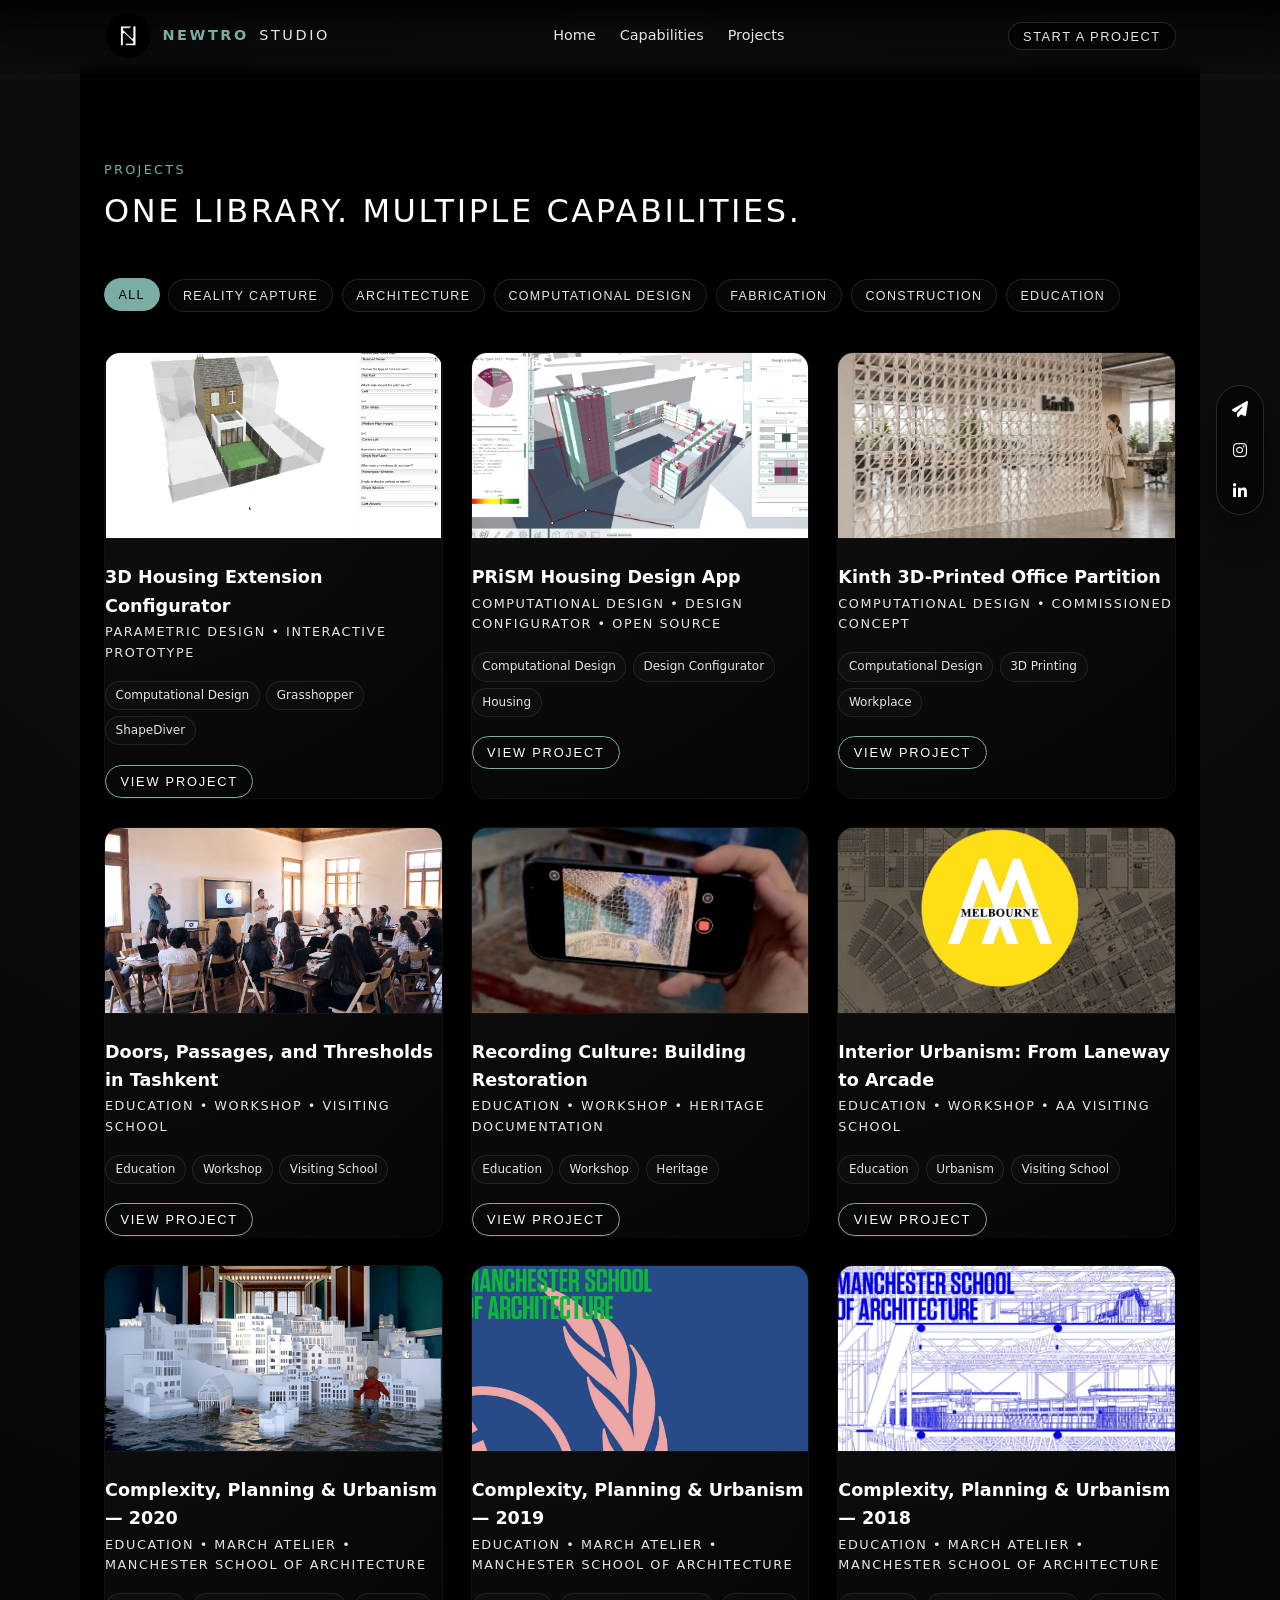
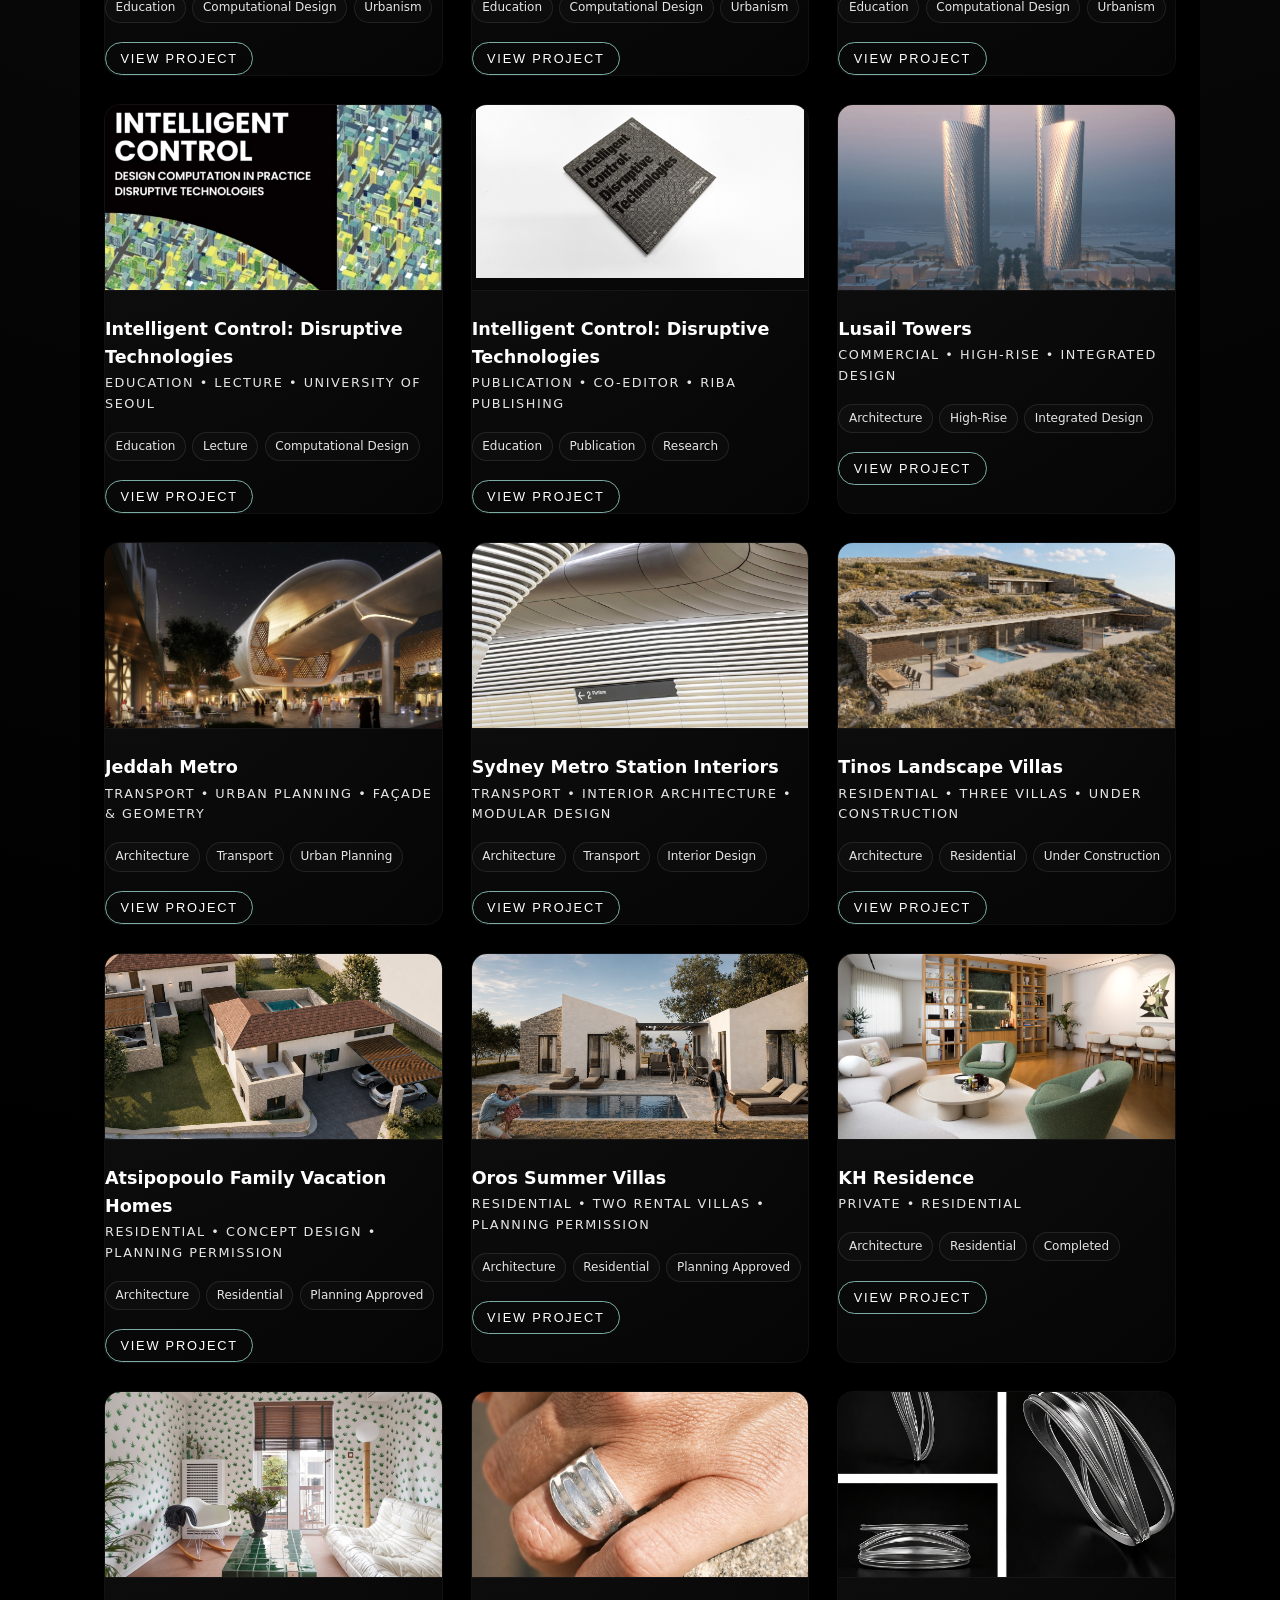
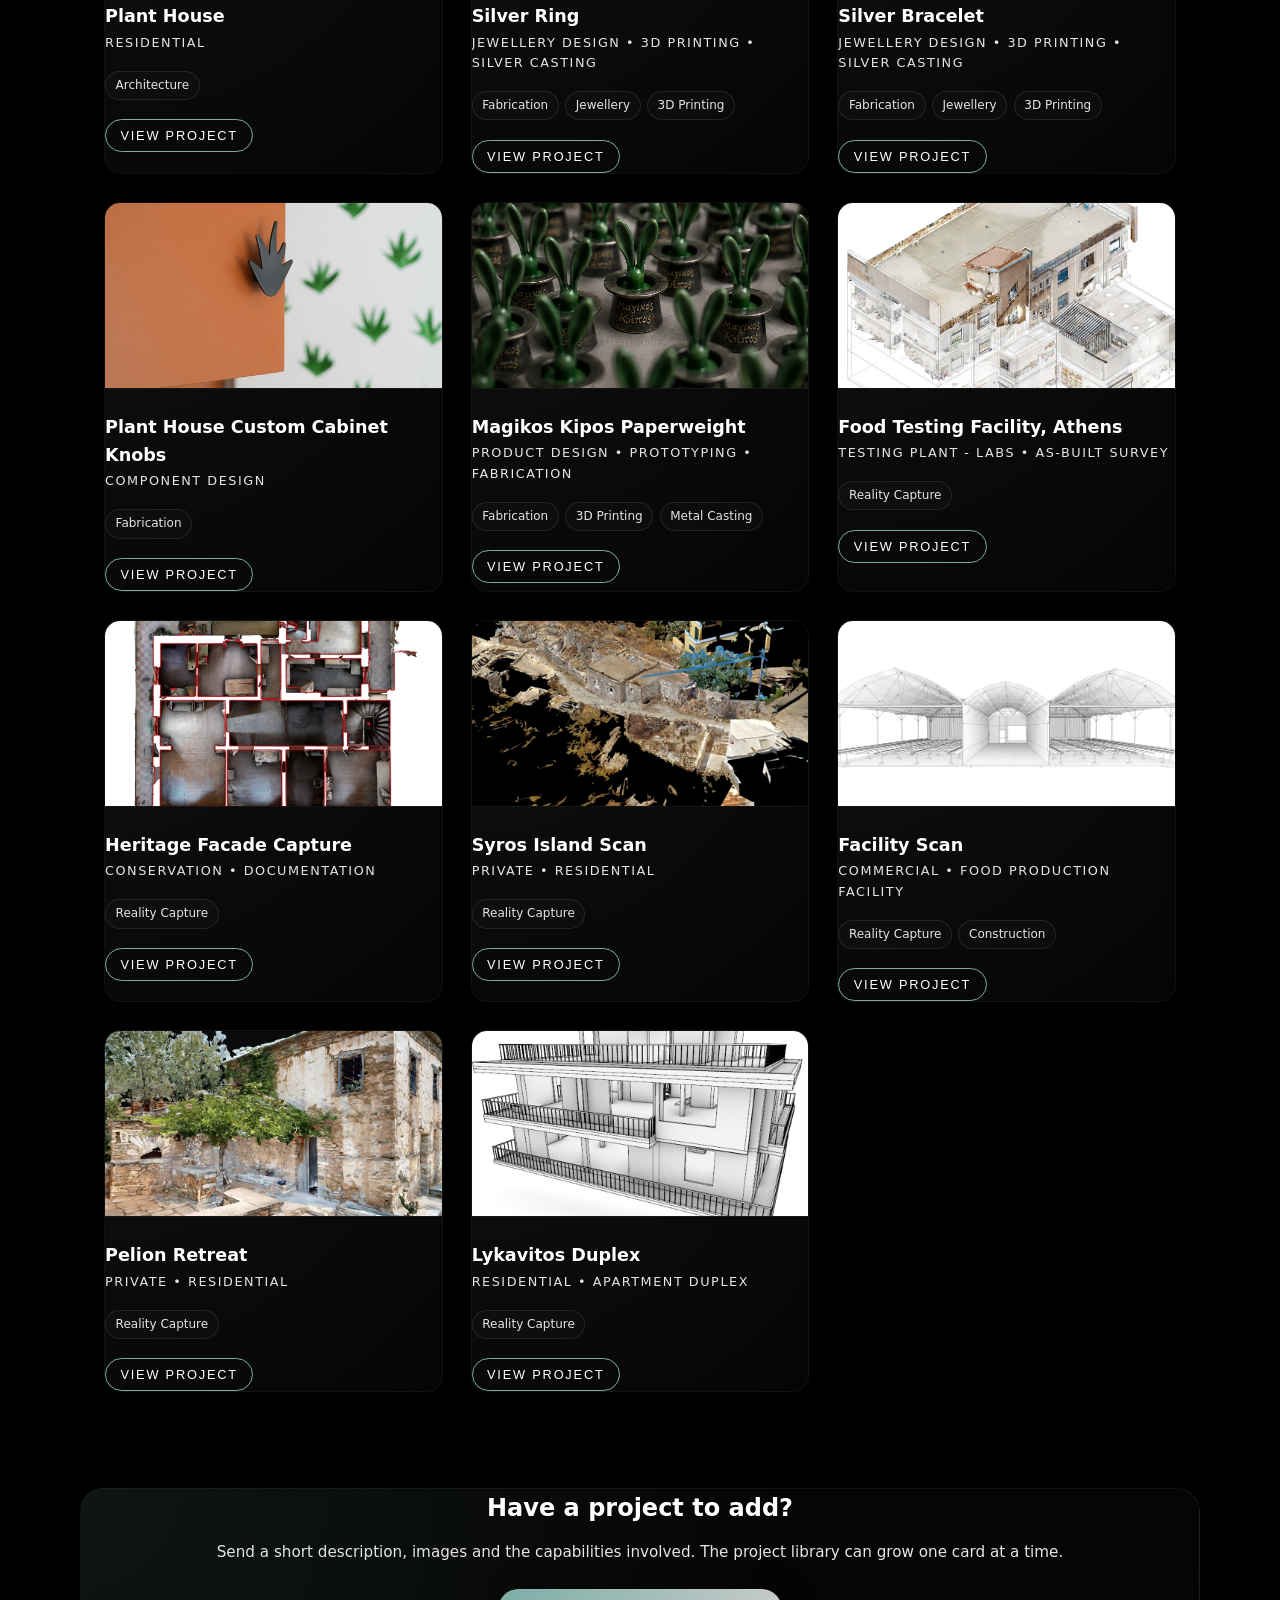
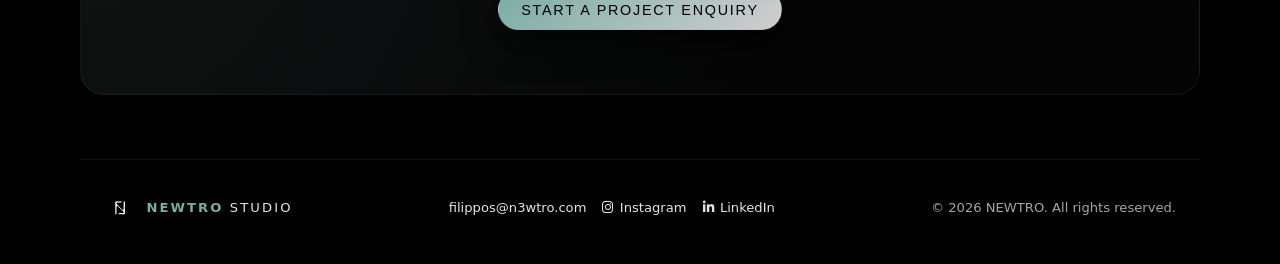
<file: projects.html>
<!DOCTYPE html>
<html lang="en">
<head>
  <meta charset="UTF-8" />
  <title>Projects in Spatial Intelligence, Design & Delivery | NEWTRO</title>
  <meta name="description" content="Selected NEWTRO projects across reality capture, architecture, computational design, fabrication, construction and spatial intelligence." />
  <link rel="canonical" href="https://n3wtro.com/projects.html" />
  <meta property="og:type" content="website" />
  <meta property="og:site_name" content="NEWTRO" />
  <meta property="og:title" content="Projects in Spatial Intelligence, Design & Delivery | NEWTRO" />
  <meta property="og:description" content="Selected work across reality capture, architecture, computational design, fabrication and construction." />
  <meta property="og:url" content="https://n3wtro.com/projects.html" />
  <meta property="og:image" content="https://n3wtro.com/img/p-1.jpg" />
  <meta name="twitter:card" content="summary_large_image" />
  <meta name="twitter:title" content="Projects in Spatial Intelligence, Design & Delivery | NEWTRO" />
  <meta name="twitter:description" content="Selected work across reality capture, architecture, computational design, fabrication and construction." />
  <meta name="twitter:image" content="https://n3wtro.com/img/p-1.jpg" />
  <link rel="icon" type="image/x-icon" href="/img/favicon.ico">
  <meta name="viewport" content="width=device-width, initial-scale=1" />
  <link rel="stylesheet" href="https://cdnjs.cloudflare.com/ajax/libs/font-awesome/6.5.2/css/all.min.css" referrerpolicy="no-referrer">
  <link rel="stylesheet" href="/css/styles.css">
  <link rel="stylesheet" href="/css/contact.css">
</head>
<body>
  <div class="page-container">
    <header>
      <div class="nav-inner">
        <a class="logo" href="/" aria-label="NEWTRO Studio home">
          <img src="/img/logo.svg" alt="" class="logo-mark">
          <strong>NEWTRO</strong> Studio
        </a>
        <nav class="site-nav" aria-label="Primary navigation">
          <a href="/">Home</a>
          <div class="nav-dropdown">
            <button class="nav-dropdown-toggle" type="button">Capabilities</button>
            <div class="nav-dropdown-menu">
              <a href="/#capability-architecture">Architecture</a>
              <a href="/reality-capture">Reality Capture</a>
              <a href="/#capability-computational-design">Computational Design</a>
              <a href="/#capability-fabrication">Digital Fabrication</a>
              <a href="/#capability-construction">Construction & MMC</a>
              <a href="/#capability-education">Education</a>
            </div>
          </div>
          <a href="/projects.html">Projects</a>
        </nav>
        <button class="nav-cta" type="button" data-contact-open>Start a project</button>
      </div>
    </header>
    <div class="floating-social" aria-label="Social media links">
      <a href="mailto:filippos@n3wtro.com" aria-label="Email NEWTRO"><i class="fa-solid fa-paper-plane" aria-hidden="true"></i></a>
      <a href="https://www.instagram.com/n3wtro" target="_blank" rel="noopener noreferrer" aria-label="Instagram"><i class="fa-brands fa-instagram" aria-hidden="true"></i></a>
      <a href="https://www.linkedin.com/company/newtro/" target="_blank" rel="noopener noreferrer" aria-label="LinkedIn"><i class="fa-brands fa-linkedin-in" aria-hidden="true"></i></a>
    </div>

    <main>
      <section id="project-library" class="section projects-section standalone-projects-section">
        <div class="section-inner">
          <div class="section-header">
            <div>
              <div class="section-label">Projects</div>
              <h2 class="section-title">One library. Multiple capabilities.</h2>
            </div>
          </div>

          <div class="project-filter-bar" aria-label="Project filters">
            <button class="project-filter is-active" type="button" data-filter="all">All</button>
            <button class="project-filter" type="button" data-filter="reality-capture">Reality Capture</button>
            <button class="project-filter" type="button" data-filter="architecture">Architecture</button>
            <button class="project-filter" type="button" data-filter="computational-design">Computational Design</button>
            <button class="project-filter" type="button" data-filter="fabrication">Fabrication</button>
            <button class="project-filter" type="button" data-filter="construction">Construction</button>
            <button class="project-filter" type="button" data-filter="education">Education</button>
          </div>

          <div class="projects-grid projects-library-grid">
            <article class="project-card visual-project-card contained-image-project-card" data-project-id="housing-extension-configurator" data-capabilities="computational-design">
              <div class="project-card-image"><img src="/img/housing-extension-configurator-cover.jpg" alt="Interactive 3D housing extension configurator interface"></div>
              <div class="project-card-header"><h3>3D Housing Extension Configurator</h3><p class="project-type">Parametric Design • Interactive Prototype</p></div>
              <p class="project-snippet">A real-time configurator for exploring housing-extension volume, roof and window options at early design stage.</p>
              <div class="project-meta"><span class="project-tag">Computational Design</span><span class="project-tag">Grasshopper</span><span class="project-tag">ShapeDiver</span></div>
              <button class="project-more-btn" type="button">View project</button>
            </article>

            <article class="project-card visual-project-card" data-project-id="prism-housing-design-app" data-capabilities="computational-design">
              <div class="project-card-image"><img src="/img/prism-housing-design-app-01.jpg" alt="PRiSM housing configurator interface showing a parametric residential scheme and design analysis"></div>
              <div class="project-card-header"><h3>PRiSM Housing Design App</h3><p class="project-type">Computational Design • Design Configurator • Open Source</p></div>
              <p class="project-snippet">A collaborative design tool for configuring and evaluating precision-manufactured housing during early design.</p>
              <div class="project-meta"><span class="project-tag">Computational Design</span><span class="project-tag">Design Configurator</span><span class="project-tag">Housing</span></div>
              <button class="project-more-btn" type="button">View project</button>
            </article>

            <article class="project-card visual-project-card" data-project-id="kinth-3d-printed-partition" data-capabilities="computational-design">
              <div class="project-card-image"><img src="/img/kinth-3d-printed-partition-office.png" alt="Permeable 3D-printed office partition designed for Kinth"></div>
              <div class="project-card-header"><h3>Kinth 3D-Printed Office Partition</h3><p class="project-type">Computational Design • Commissioned Concept</p></div>
              <p class="project-snippet">A graded, permeable office partition balancing spatial separation, privacy, openness and light.</p>
              <div class="project-meta"><span class="project-tag">Computational Design</span><span class="project-tag">3D Printing</span><span class="project-tag">Workplace</span></div>
              <button class="project-more-btn" type="button">View project</button>
            </article>

            <article class="project-card visual-project-card" data-project-id="tashkent-thresholds" data-capabilities="education">
              <div class="project-card-image"><img src="/img/tashkent-workshop.jpg" alt="Doors, Passages, and Thresholds workshop in Tashkent"></div>
              <div class="project-card-header"><h3>Doors, Passages, and Thresholds in Tashkent</h3><p class="project-type">Education • Workshop • Visiting School</p></div>
              <p class="project-snippet">An exploration of Tashkent’s architectural thresholds through digital documentation and critical historical inquiry.</p>
              <div class="project-meta"><span class="project-tag">Education</span><span class="project-tag">Workshop</span><span class="project-tag">Visiting School</span></div>
              <button class="project-more-btn" type="button">View project</button>
            </article>

            <article class="project-card visual-project-card" data-project-id="recording-culture-baku-2022" data-capabilities="education">
              <div class="project-card-image"><img src="/img/recording-culture-baku-2022-card.png" alt="Capturing Xanbaba Hamam with a mobile scanning application during the Recording Culture workshop"></div>
              <div class="project-card-header"><h3>Recording Culture: Building Restoration</h3><p class="project-type">Education • Workshop • Heritage Documentation</p></div>
              <p class="project-snippet">Documenting the tangible and intangible heritage of Xanbaba Hamam through LiDAR, photogrammetry and physical production.</p>
              <div class="project-meta"><span class="project-tag">Education</span><span class="project-tag">Workshop</span><span class="project-tag">Heritage</span></div>
              <button class="project-more-btn" type="button">View project</button>
            </article>

            <article class="project-card visual-project-card" data-project-id="aavs-melbourne-2017" data-capabilities="education">
              <div class="project-card-image"><img src="/img/aavs-melbourne-2017-cover.png" alt="AA Visiting School Melbourne logo over a historic city map"></div>
              <div class="project-card-header"><h3>Interior Urbanism: From Laneway to Arcade</h3><p class="project-type">Education • Workshop • AA Visiting School</p></div>
              <p class="project-snippet">A Melbourne design studio challenging conventional urban ground through the city’s laneways and arcades.</p>
              <div class="project-meta"><span class="project-tag">Education</span><span class="project-tag">Urbanism</span><span class="project-tag">Visiting School</span></div>
              <button class="project-more-btn" type="button">View project</button>
            </article>

            <article class="project-card visual-project-card" data-project-id="mmu-cpu-2020" data-capabilities="education">
              <div class="project-card-image"><img src="/img/mmu-cpu-2020-cover.jpg" alt="Architectural city model from the 2020 Complexity, Planning and Urbanism MArch atelier"></div>
              <div class="project-card-header"><h3>Complexity, Planning &amp; Urbanism — 2020</h3><p class="project-type">Education • MArch Atelier • Manchester School of Architecture</p></div>
              <p class="project-snippet">Teaching computational and evolutionary design methods for resilient, participatory and adaptive urban systems.</p>
              <div class="project-meta"><span class="project-tag">Education</span><span class="project-tag">Computational Design</span><span class="project-tag">Urbanism</span></div>
              <button class="project-more-btn" type="button">View project</button>
            </article>

            <article class="project-card visual-project-card top-left-image-project-card" data-project-id="mmu-cpu-2019" data-capabilities="education">
              <div class="project-card-image"><img src="/img/mmu-cpu-2019-cover.png" alt="Manchester School of Architecture artwork for the 2019 Complexity, Planning and Urbanism atelier"></div>
              <div class="project-card-header"><h3>Complexity, Planning &amp; Urbanism — 2019</h3><p class="project-type">Education • MArch Atelier • Manchester School of Architecture</p></div>
              <p class="project-snippet">Teaching computational urban design through agent-based modelling, future scenarios and measurable sustainability goals.</p>
              <div class="project-meta"><span class="project-tag">Education</span><span class="project-tag">Computational Design</span><span class="project-tag">Urbanism</span></div>
              <button class="project-more-btn" type="button">View project</button>
            </article>

            <article class="project-card visual-project-card top-left-image-project-card" data-project-id="mmu-cpu-2018" data-capabilities="education">
              <div class="project-card-image"><img src="/img/mmu-cpu-2018-cover.png" alt="Manchester School of Architecture drawing for the 2018 Complexity, Planning and Urbanism atelier"></div>
              <div class="project-card-header"><h3>Complexity, Planning &amp; Urbanism — 2018</h3><p class="project-type">Education • MArch Atelier • Manchester School of Architecture</p></div>
              <p class="project-snippet">Teaching future living, adaptive architecture and data-informed urban scenarios through complexity science.</p>
              <div class="project-meta"><span class="project-tag">Education</span><span class="project-tag">Computational Design</span><span class="project-tag">Urbanism</span></div>
              <button class="project-more-btn" type="button">View project</button>
            </article>

            <article class="project-card visual-project-card seoul-lecture-project-card" data-project-id="intelligent-control-seoul" data-capabilities="education">
              <div class="project-card-image" style="margin-left:0;margin-right:0;"><img src="/img/intelligent-control-seoul-poster.png" alt="Intelligent Control lecture poster for the University of Seoul" style="width:100%;height:100%;display:block;object-fit:cover;object-position:left top;"></div>
              <div class="project-card-header"><h3>Intelligent Control: Disruptive Technologies</h3><p class="project-type">Education • Lecture • University of Seoul</p></div>
              <p class="project-snippet">A lecture exploring disruptive technologies and design computation in contemporary architectural practice.</p>
              <div class="project-meta"><span class="project-tag">Education</span><span class="project-tag">Lecture</span><span class="project-tag">Computational Design</span></div>
              <button class="project-more-btn" type="button">View project</button>
            </article>

            <article class="project-card visual-project-card publication-project-card" data-project-id="intelligent-control-book" data-capabilities="education">
              <div class="project-card-image"><img src="/img/intelligent-control-01.jpg" alt="Design Studio Vol. 2: Intelligent Control — Disruptive Technologies publication"></div>
              <div class="project-card-header"><h3>Intelligent Control: Disruptive Technologies</h3><p class="project-type">Publication • Co-editor • RIBA Publishing</p></div>
              <p class="project-snippet">A RIBA publication examining how emerging technologies are reshaping architecture, urbanism and design practice.</p>
              <div class="project-meta"><span class="project-tag">Education</span><span class="project-tag">Publication</span><span class="project-tag">Research</span></div>
              <button class="project-more-btn" type="button">View project</button>
            </article>

            <article class="project-card visual-project-card" data-project-id="lusail-towers" data-capabilities="architecture">
              <div class="project-card-image"><img src="/img/lusail-towers-01.jpg" alt="Four twisting Lusail Towers rising above their low-rise podium buildings"></div>
              <div class="project-card-header"><h3>Lusail Towers</h3><p class="project-type">Commercial • High-Rise • Integrated Design</p></div>
              <p class="project-snippet">Four climate-responsive towers and a shaded public realm forming the centrepiece of Lusail's new business district.</p>
              <div class="project-meta"><span class="project-tag">Architecture</span><span class="project-tag">High-Rise</span><span class="project-tag">Integrated Design</span></div>
              <button class="project-more-btn" type="button">View project</button>
            </article>

            <article class="project-card visual-project-card" data-project-id="jeddah-metro" data-capabilities="architecture">
              <div class="project-card-image"><img src="/img/jeddah-metro-01.jpg" alt="Foster + Partners proposal for the Jeddah Metro transport network"></div>
              <div class="project-card-header"><h3>Jeddah Metro</h3><p class="project-type">Transport • Urban Planning • Façade &amp; Geometry</p></div>
              <p class="project-snippet">A climate-responsive city-wide transport vision, developed through early planning and the realisation of its modular façade geometry.</p>
              <div class="project-meta"><span class="project-tag">Architecture</span><span class="project-tag">Transport</span><span class="project-tag">Urban Planning</span></div>
              <button class="project-more-btn" type="button">View project</button>
            </article>

            <article class="project-card visual-project-card" data-project-id="sydney-metro-station-interiors" data-capabilities="architecture">
              <div class="project-card-image"><img src="/img/sydney-metro-station-interior-01.jpg" alt="Ribbed modular interior shell inside a Sydney Metro station"></div>
              <div class="project-card-header"><h3>Sydney Metro Station Interiors</h3><p class="project-type">Transport • Interior Architecture • Modular Design</p></div>
              <p class="project-snippet">A modular ribbed interior shell integrating wall geometry, ceiling transitions and station ventilation.</p>
              <div class="project-meta"><span class="project-tag">Architecture</span><span class="project-tag">Transport</span><span class="project-tag">Interior Design</span></div>
              <button class="project-more-btn" type="button">View project</button>
            </article>

            <article class="project-card visual-project-card" data-project-id="tinos-landscape-villas" data-capabilities="architecture">
              <div class="project-card-image"><img src="/img/tinos-landscape-villas-aerial.png" alt="Three villas embedded into the landscape of Tinos"></div>
              <div class="project-card-header"><h3>Tinos Landscape Villas</h3><p class="project-type">Residential • Three Villas • Under Construction</p></div>
              <p class="project-snippet">Three low-profile villas embedded into a Cycladic hillside to blend with the natural landscape.</p>
              <div class="project-meta"><span class="project-tag">Architecture</span><span class="project-tag">Residential</span><span class="project-tag">Under Construction</span></div>
              <button class="project-more-btn" type="button">View project</button>
            </article>

            <article class="project-card visual-project-card" data-project-id="atsipopoulo-vacation-homes" data-capabilities="architecture">
              <div class="project-card-image"><img src="/img/atsipopoulo-vacation-homes-aerial.png" alt="Aerial view of two family vacation homes in Atsipopoulo, Crete"></div>
              <div class="project-card-header"><h3>Atsipopoulo Family Vacation Homes</h3><p class="project-type">Residential • Concept Design • Planning Permission</p></div>
              <p class="project-snippet">Two family vacation homes shaped around outdoor living and the architectural character of Crete.</p>
              <div class="project-meta"><span class="project-tag">Architecture</span><span class="project-tag">Residential</span><span class="project-tag">Planning Approved</span></div>
              <button class="project-more-btn" type="button">View project</button>
            </article>

            <article class="project-card visual-project-card" data-project-id="oros-summer-villas" data-capabilities="architecture">
              <div class="project-card-image"><img src="/img/oros-summer-villas-pool-courtyard.png" alt="Shared pool courtyard between the Oros Summer Villas in Crete"></div>
              <div class="project-card-header"><h3>Oros Summer Villas</h3><p class="project-type">Residential • Two Rental Villas • Planning Permission</p></div>
              <p class="project-snippet">Two compact summer rental villas arranged around shared outdoor living and a pool in rural Crete.</p>
              <div class="project-meta"><span class="project-tag">Architecture</span><span class="project-tag">Residential</span><span class="project-tag">Planning Approved</span></div>
              <button class="project-more-btn" type="button">View project</button>
            </article>

            <article class="project-card visual-project-card" data-project-id="kh-residence" data-capabilities="architecture">
              <div class="project-card-image"><img src="/img/kh-residence-01.png" alt="KH Residence living and dining room with oak shelving and green armchairs" loading="lazy"></div>
              <div class="project-card-header"><h3>KH Residence</h3><p class="project-type">Private • Residential</p></div>
              <p class="project-snippet">A family home in suburban Athens renewed through warm timber, expressive stone and carefully connected living spaces.</p>
              <div class="project-meta"><span class="project-tag">Architecture</span><span class="project-tag">Residential</span><span class="project-tag">Completed</span></div>
              <button class="project-more-btn" type="button">View project</button>
            </article>

            <article class="project-card visual-project-card" data-project-id="plant-house" data-capabilities="architecture">
              <div class="project-card-image"><img src="/img/plant-house-cover.jpg" alt="Plant House living room interior"></div>
              <div class="project-card-header"><h3>Plant House</h3><p class="project-type">Residential</p></div>
              <p class="project-snippet">A residential interior blending hospitality, local craft and carefully curated design.</p>
              <div class="project-meta"><span class="project-tag">Architecture</span></div>
              <button class="project-more-btn" type="button">View project</button>
            </article>

            <article class="project-card visual-project-card" data-project-id="silver-ring" data-capabilities="fabrication">
              <div class="project-card-image"><img src="/img/silver-jewellery-ring-photo-stone.png" alt="Close-up of a sculptural silver ring worn against a stone surface"></div>
              <div class="project-card-header"><h3>Silver Ring</h3><p class="project-type">Jewellery Design • 3D Printing • Silver Casting</p></div>
              <p class="project-snippet">A sculptural ring developed through digital design and 3D printing, then cast in silver.</p>
              <div class="project-meta"><span class="project-tag">Fabrication</span><span class="project-tag">Jewellery</span><span class="project-tag">3D Printing</span></div>
              <button class="project-more-btn" type="button">View project</button>
            </article>

            <article class="project-card visual-project-card" data-project-id="silver-bracelet" data-capabilities="fabrication">
              <div class="project-card-image"><img src="/img/silver-jewellery-bracelet.png" alt="Silver bracelet with layered flowing bands"></div>
              <div class="project-card-header"><h3>Silver Bracelet</h3><p class="project-type">Jewellery Design • 3D Printing • Silver Casting</p></div>
              <p class="project-snippet">A flowing bracelet designed digitally, 3D printed and cast in silver.</p>
              <div class="project-meta"><span class="project-tag">Fabrication</span><span class="project-tag">Jewellery</span><span class="project-tag">3D Printing</span></div>
              <button class="project-more-btn" type="button">View project</button>
            </article>

            <article class="project-card visual-project-card" data-project-id="plant-house-custom-knobs" data-capabilities="fabrication">
              <div class="project-card-image"><img src="/img/plant-house-custom-knob.jpg" alt="Custom botanical cabinet knob designed for Plant House"></div>
              <div class="project-card-header"><h3>Plant House Custom Cabinet Knobs</h3><p class="project-type">Component Design</p></div>
              <p class="project-snippet">A custom-fabricated cabinet knob inspired by Plant House’s playful botanical theme.</p>
              <div class="project-meta"><span class="project-tag">Fabrication</span></div>
              <button class="project-more-btn" type="button">View project</button>
            </article>

            <article class="project-card visual-project-card" data-project-id="magikos-kipos-paperweight" data-capabilities="fabrication">
              <div class="project-card-image"><img src="/img/magikos-kipos-paperweights-production.png" alt="A production series of finished Magikos Kipos paperweights"></div>
              <div class="project-card-header"><h3>Magikos Kipos Paperweight</h3><p class="project-type">Product Design • Prototyping • Fabrication</p></div>
              <p class="project-snippet">A branded client gift developed from logo-inspired concept through 3D-printed prototypes to a finished cast-metal object.</p>
              <div class="project-meta"><span class="project-tag">Fabrication</span><span class="project-tag">3D Printing</span><span class="project-tag">Metal Casting</span></div>
              <button class="project-more-btn" type="button">View project</button>
            </article>

            <article class="project-card visual-project-card" data-project-id="food-athens" data-capabilities="reality-capture">
              <div class="project-card-image"><img src="/img/1.jpeg" alt="Food Testing Facility project preview"></div>
              <div class="project-card-header"><h3>Food Testing Facility, Athens</h3><p class="project-type">Testing Plant - Labs • As-built survey</p></div>
              <p class="project-snippet">Full interior scan to support renovation and detailed BIM modelling.</p>
              <div class="project-meta"><span class="project-tag">Reality Capture</span></div>
              <button class="project-more-btn" type="button">View project</button>
            </article>

            <article class="project-card visual-project-card" data-project-id="heritage-facade" data-capabilities="reality-capture">
              <div class="project-card-image"><img src="/img/IMG_9015.jpg" alt="Heritage Facade project preview"></div>
              <div class="project-card-header"><h3>Heritage Facade Capture</h3><p class="project-type">Conservation • Documentation</p></div>
              <p class="project-snippet">High-density facade capture for ornamentation, condition and restoration documentation.</p>
              <div class="project-meta"><span class="project-tag">Reality Capture</span></div>
              <button class="project-more-btn" type="button">View project</button>
            </article>

            <article class="project-card visual-project-card" data-project-id="cycladic-resi" data-capabilities="reality-capture">
              <div class="project-card-image"><img src="/img/syros-1.jpg" alt="Syros Island Scan project preview"></div>
              <div class="project-card-header"><h3>Syros Island Scan</h3><p class="project-type">Private • Residential</p></div>
              <p class="project-snippet">3D scan walkthrough for remote viewing and design coordination.</p>
              <div class="project-meta"><span class="project-tag">Reality Capture</span></div>
              <button class="project-more-btn" type="button">View project</button>
            </article>

            <article class="project-card visual-project-card" data-project-id="facility-management" data-capabilities="reality-capture construction">
              <div class="project-card-image"><img src="/img/mg_2.png" alt="Facility Scan project preview"></div>
              <div class="project-card-header"><h3>Facility Scan</h3><p class="project-type">Commercial • Food Production Facility</p></div>
              <p class="project-snippet">As-built BIM model for facility management and coordination.</p>
              <div class="project-meta"><span class="project-tag">Reality Capture</span><span class="project-tag">Construction</span></div>
              <button class="project-more-btn" type="button">View project</button>
            </article>

            <article class="project-card visual-project-card" data-project-id="pelion-heritage" data-capabilities="reality-capture">
              <div class="project-card-image"><img src="/img/p-1.jpg" alt="Pelion Retreat project preview"></div>
              <div class="project-card-header"><h3>Pelion Retreat</h3><p class="project-type">Private • Residential</p></div>
              <p class="project-snippet">As-built BIM model and drawings for an existing residential property.</p>
              <div class="project-meta"><span class="project-tag">Reality Capture</span></div>
              <button class="project-more-btn" type="button">View project</button>
            </article>

            <article class="project-card visual-project-card" data-project-id="resi-building" data-capabilities="reality-capture">
              <div class="project-card-image"><img src="/img/d-1.jpg" alt="Lykavitos Duplex project preview"></div>
              <div class="project-card-header"><h3>Lykavitos Duplex</h3><p class="project-type">Residential • Apartment Duplex</p></div>
              <p class="project-snippet">As-built drawings and 3D model for design work.</p>
              <div class="project-meta"><span class="project-tag">Reality Capture</span></div>
              <button class="project-more-btn" type="button">View project</button>
            </article>
          </div>
        </div>
      </section>

      <div id="project-modal" class="project-modal" aria-hidden="true">
        <div class="project-modal-backdrop"></div>
        <div class="project-modal-dialog" role="dialog" aria-modal="true" aria-labelledby="project-modal-title">
          <button class="project-modal-close" type="button" aria-label="Close project details">×</button>
          <div class="project-modal-content">
            <p class="project-modal-eyebrow">Project</p>
            <h3 id="project-modal-title"></h3>
            <div class="project-modal-facts" aria-label="Project details"></div>
            <p class="project-modal-type"></p>
            <div class="project-modal-body">
              <div class="project-modal-text">
                <p class="project-modal-description"></p>
                <p class="project-modal-client" hidden></p>
                <ul class="project-modal-bullets"></ul>
                <div class="project-modal-meta"></div>
                <div class="project-modal-deliverables">
                  <h4>Project outputs</h4>
                  <ul class="project-modal-deliverables-list"></ul>
                </div>
              </div>
              <div class="project-modal-media">
                <div class="project-media-placeholder" id="project-modal-gallery"></div>
              </div>
              <div class="project-lightbox" aria-hidden="true">
                <div class="project-lightbox-backdrop" data-lightbox-close></div>
                <figure class="project-lightbox-figure" role="dialog" aria-modal="true" aria-label="Enlarged project media">
                  <button class="project-lightbox-close" type="button" aria-label="Close media" data-lightbox-close>×</button>
                  <button class="project-lightbox-nav project-lightbox-prev" type="button" aria-label="Previous media" data-lightbox-prev>&#8249;</button>
                  <div class="project-lightbox-media"></div>
                  <button class="project-lightbox-nav project-lightbox-next" type="button" aria-label="Next media" data-lightbox-next>&#8250;</button>
                </figure>
              </div>
            </div>
          </div>
        </div>
      </div>

      <section id="contact" class="cta visual-cta">
        <h2>Have a project to add?</h2>
        <p>Send a short description, images and the capabilities involved. The project library can grow one card at a time.</p>
        <button class="primary-btn" type="button" data-contact-open>START A PROJECT ENQUIRY</button>
      </section>
    </main>
    <footer class="site-footer">
      <a class="footer-brand" href="/" aria-label="NEWTRO Studio home">
        <img src="/img/logo.svg" alt="" class="footer-logo">
        <span><strong>NEWTRO</strong> Studio</span>
      </a>
      <div class="footer-links">
        <a href="mailto:filippos@n3wtro.com">filippos@n3wtro.com</a>
        <a href="https://www.instagram.com/n3wtro" target="_blank" rel="noopener noreferrer"><i class="fa-brands fa-instagram" aria-hidden="true"></i><span>Instagram</span></a>
        <a href="https://www.linkedin.com/company/newtro/" target="_blank" rel="noopener noreferrer"><i class="fa-brands fa-linkedin-in" aria-hidden="true"></i><span>LinkedIn</span></a>
      </div>
      <p>&copy; 2026 NEWTRO. All rights reserved.</p>
    </footer>
  </div>
  <script src="./JS/projects.js"></script>
  <script src="./JS/contact.js"></script>
</body>
</html>
</file>
<file: css/styles.css>
:root {
      --bg-main: #000000;
      --text-main: #ffffff;
      --text-soft: #e5e5e5;
      --accent: #7bada5;
    }

    * {
      box-sizing: border-box;
      margin: 0;
      padding: 0;
    }

    html, body {
      width: 100%;
      height: 100%;
      background-color: var(--bg-main);
      color: var(--text-main);
      font-family: system-ui, -apple-system, BlinkMacSystemFont, "SF Pro Text",
        "Inter", "Segoe UI", sans-serif;
      scroll-behavior: smooth;
    }

    body {
      line-height: 1.6;
      overflow-x: hidden;
    }

    a {
      color: inherit;
      text-decoration: none;
    }

    /* Layout utility */
    .page-container {
      min-height: 100vh;
      background: radial-gradient(circle at top, #111 0%, #000 55%, #000 100%);
    }

    header {
      position: fixed;
      top: 0;
      left: 0;
      width: 100%;
      z-index: 20;
      backdrop-filter: blur(16px);
      background: linear-gradient(
        to bottom,
        rgba(0, 0, 0, 0.85),
        rgba(0, 0, 0, 0.3),
        transparent
      );
      border-bottom: 1px solid rgba(229, 229, 229, 0.03);
    }

    .nav-inner {
      max-width: 1120px;
      margin: 0 auto;
      padding: 0.75rem 1.5rem;
      display: flex;
      align-items: center;
      justify-content: space-between;
      gap: 1rem;
    }

    .logo {
      display: inline-flex;
      align-items: center;
      gap: 0.65rem;
      flex-shrink: 0;
      font-size: 0.9rem;
      letter-spacing: 0.18em;
      text-transform: uppercase;
      color: var(--text-soft);
      white-space: nowrap;
    }

    .logo-mark {
      width: 3rem;
      height: 3rem;
      display: block;
      object-fit: contain;
    }

    .logo span,
    .logo strong {
      color: var(--accent);
      font-weight: 600;
    }

    nav {
      display: flex;
      gap: 1.5rem;
      font-size: 0.9rem;
    }

    nav a {
      position: relative;
      color: var(--text-soft);
    }

    nav a::after {
      content: "";
      position: absolute;
      left: 0;
      bottom: -0.25rem;
      width: 0;
      height: 1px;
      background: var(--accent);
      transition: width 0.25s ease;
    }

    nav a:hover::after {
      width: 100%;
    }

    .nav-link-button {
      position: relative;
      color: var(--text-soft);
      background: transparent;
      border: 0;
      font: inherit;
      cursor: pointer;
      padding: 0;
    }

    .nav-link-button::after {
      content: "";
      position: absolute;
      left: 0;
      bottom: -0.25rem;
      width: 0;
      height: 1px;
      background: var(--accent);
      transition: width 0.25s ease;
    }

    .nav-link-button:hover::after,
    .nav-link-button:focus-visible::after {
      width: 100%;
    }

    .nav-cta {
      padding: 0.35rem 0.9rem;
      border-radius: 999px;
      border: 1px solid rgba(229, 229, 229, 0.15);
      background: rgba(0, 0, 0, 0.6);
      font-size: 0.8rem;
      text-transform: uppercase;
      letter-spacing: 0.12em;
      color: var(--text-soft);
      cursor: pointer;
      transition: border 0.2s ease, background 0.2s ease, transform 0.15s ease;
    }

    .nav-cta:hover {
      border-color: var(--accent);
      background: rgba(123, 173, 165, 0.12);
      transform: translateY(-1px);
    }

    main {
      padding-top: 64px; /* for fixed header */
    }

    /* ---------- HERO ---------- */

    .hero {
      position: relative;
      height: 100vh;
      width: 100%;
      overflow: hidden;
    }

    #hero-canvas {
      position: absolute;
      inset: 0;
      width: 100%;
      height: 100%;
      display: block;
    }

    .hero-overlay {
      position: relative;
      z-index: 2;
      height: 100%;
      width: 100%;
      display: flex;
      flex-direction: column;
      justify-content: center;
      padding: 0 0vw 10vh;
      pointer-events: none;
    }

    .hero-topline {
      font-size: 0.8rem;
      letter-spacing: 0.25em;
      text-transform: uppercase;
      color: var(--text-soft);
      margin-bottom: 1.25rem;
    }

    .hero-title {
      max-width: 18ch;
      font-size: clamp(2.7rem, 5vw, 4rem);
      line-height: 1.05;
      margin-bottom: 1.5rem;
    }

    .hero-highlight {
      color: var(--accent);
    }

    .hero-subtitle {
      max-width: 40ch;
      font-size: 1rem;
      color: var(--text-soft);
      margin-bottom: 2.5rem;
    }

    .hero-ctas {
      display: flex;
      gap: 1rem;
      flex-wrap: wrap;
      pointer-events: auto;
    }

    .primary-btn,
    .ghost-btn {
      font-size: 0.9rem;
      border-radius: 999px;
      padding: 0.7rem 1.4rem;
      border: 1px solid transparent;
      cursor: pointer;
      text-transform: uppercase;
      letter-spacing: 0.12em;
      font-weight: 500;
      transition: transform 0.18s ease, box-shadow 0.18s ease,
        background 0.18s ease, border 0.18s ease;
    }

    .primary-btn {
      background: linear-gradient(
        135deg,
        rgba(123, 173, 165, 1),
        rgba(229, 229, 229, 0.9)
      );
      color: #000;
      box-shadow: 0 12px 35px rgba(0, 0, 0, 0.7);
    }

    .primary-btn:hover {
      transform: translateY(-1px);
      box-shadow: 0 18px 40px rgba(0, 0, 0, 0.9);
    }

    .ghost-btn {
      background: rgba(10, 12, 20, 0.85);
      color: var(--text-soft);
      border-color: rgba(229, 229, 229, 0.24);
    }

    .ghost-btn:hover {
      background: rgba(229, 229, 229, 0.06);
      border-color: var(--accent);
      transform: translateY(-1px);
    }

    .hero-meta {
      margin-top: 2.5rem;
      display: flex;
      flex-wrap: wrap;
      gap: 2.5rem;
      font-size: 0.8rem;
      color: var(--text-soft);
    }

    .hero-meta-item label {
      display: block;
      text-transform: uppercase;
      letter-spacing: 0.18em;
      font-size: 0.7rem;
      margin-bottom: 0.4rem;
      color: #7a7f8c;
    }

    .hero-meta-item span {
      color: var(--text-main);
      font-size: 0.9rem;
    }

    .hero-gradient-edge {
      position: absolute;
      inset-inline: 0;
      bottom: 0;
      height: 4rem;
      background: linear-gradient(to bottom, transparent, var(--bg));
      pointer-events: none;
      z-index: 2;
    }

    @media (max-width: 900px) {
      .hero {
        grid-template-columns: minmax(0, 1fr);
        padding-top: 5.5rem;
      }
    }

    /* HERO SECTION */

    .hero-copy {
      position: relative;
      z-index: 5;
    }

    .hero-title {
      font-size: clamp(2.4rem, 3.3vw + 1.2rem, 3.6rem);
      line-height: 1.1;
      letter-spacing: 0.01em;
      margin-bottom: 1.2rem;
    }

    .hero-title span {
      color: var(--accent);
    }

    .hero-subtitle {
      font-size: 1rem;
      color: var(--text-soft);
      max-width: 30rem;
      margin-bottom: 1.8rem;
    }

    .hero-meta {
      display: flex;
      flex-wrap: wrap;
      gap: 1.1rem;
      margin-bottom: 2.2rem;
    }

    /* Section wrapper + parallax */

    section {
      max-width: 1120px;
      margin: 0 auto;
      padding: 2.5rem 1.5rem 4rem;
    }

    .section-label {
      font-size: 0.8rem;
      letter-spacing: 0.18em;
      text-transform: uppercase;
      color: var(--accent);
      margin-bottom: 0.35rem;
    }

    .section-header {
      display: flex;
      justify-content: space-between;
      align-items: flex-end;
      gap: 1.5rem;
      margin-bottom: 1.6rem;
    }

    .section-title {
      font-size: 1.4rem;
      font-weight: 500;
    }

    .section-subtitle {
      font-size: 0.9rem;
      color: var(--text-soft);
      max-width: 26rem;
    }

    /* Cards / grid */

    .grid {
      display: grid;
      gap: 1.2rem;
    }

    @media (min-width: 800px) {
      .grid-cols-3 {
        grid-template-columns: repeat(3, minmax(0, 1fr));
      }
      .grid-cols-2 {
        grid-template-columns: repeat(2, minmax(0, 1fr));
      }
      .grid-cols-4 {
        grid-template-columns: repeat(4, minmax(0, 1fr));
      }
    }

    @media (max-width: 1100px) and (min-width: 800px) {
      .grid-cols-4 {
        grid-template-columns: repeat(2, minmax(0, 1fr));
      }
    }

    .card {
      border-radius: 1rem;
      padding: 1.2rem 1.2rem 1.1rem;
      background: radial-gradient(
          circle at top left,
          rgba(123, 173, 165, 0.1),
          transparent 55%
        ),
        rgba(12, 12, 12, 0.95);
      border: 1px solid rgba(229, 229, 229, 0.04);
      box-shadow: 0 16px 45px rgba(0, 0, 0, 0.75);
      position: relative;
      overflow: hidden;
    }

    .card::before {
      content: "";
      position: absolute;
      inset: -40%;
      background: radial-gradient(
        circle at top right,
        rgba(123, 173, 165, 0.12),
        transparent 55%
      );
      opacity: 0;
      transition: opacity 0.25s ease;
      pointer-events: none;
    }

    .card:hover::before {
      opacity: 1;
    }

    .card-title {
      font-size: 0.95rem;
      margin-bottom: 0.5rem;
    }

    .card-body {
      font-size: 0.85rem;
      color: var(--text-soft);
      margin-bottom: 0.8rem;
    }

    .card-meta {
      font-size: 0.75rem;
      color: var(--text-soft);
      opacity: 0.8;
    }

    .tag-row {
      display: flex;
      flex-wrap: wrap;
      gap: 0.45rem;
      margin-top: 0.65rem;
      font-size: 0.7rem;
    }

    .tag {
      padding: 0.2rem 0.55rem;
      border-radius: 999px;
      border: 1px solid rgba(229, 229, 229, 0.12);
      color: var(--text-soft);
      background: rgba(0, 0, 0, 0.6);
    }

    /* Process */

    .process-step {
      display: flex;
      gap: 0.8rem;
      align-items: flex-start;
      padding: 0.8rem 0;
      border-bottom: 1px dashed rgba(229, 229, 229, 0.06);
    }

    .process-step:last-child {
      border-bottom: none;
    }

    .step-index {
      width: 1.4rem;
      height: 1.4rem;
      border-radius: 999px;
      border: 1px solid rgba(229, 229, 229, 0.18);
      display: flex;
      align-items: center;
      justify-content: center;
      font-size: 0.8rem;
      color: var(--accent);
      flex-shrink: 0;
    }

    .step-body {
      font-size: 0.85rem;
      color: var(--text-soft);
    }

    .step-title {
      color: var(--text-main);
      margin-bottom: 0.2rem;
      font-size: 0.9rem;
    }

    /* CTA */

    .cta {
      text-align: center;
      padding-bottom: 5rem;
    }

    .cta h2 {
      font-size: 1.5rem;
      margin-bottom: 0.75rem;
    }

    .cta p {
      font-size: 0.95rem;
      color: var(--text-soft);
      margin-bottom: 1.6rem;
    }

    .cta-note {
      font-size: 0.75rem;
      color: var(--text-soft);
      opacity: 0.8;
      margin-top: 0.7rem;
    }

    .social-links {
      display: flex;
      justify-content: center;
      gap: 0.8rem;
      flex-wrap: wrap;
      margin-top: 1rem;
      color: var(--text-soft);
    }

    .social-links a {
      position: relative;
      min-height: 2.35rem;
      display: inline-flex;
      align-items: center;
      justify-content: center;
      gap: 0.5rem;
      padding: 0.45rem 0.8rem;
      border-radius: 999px;
      border: 1px solid rgba(229, 229, 229, 0.32);
      color: #fff;
      background: rgba(0, 0, 0, 0.34);
      font-size: 0.78rem;
      letter-spacing: 0.12em;
      text-transform: uppercase;
      transition: background 0.18s ease, border-color 0.18s ease, color 0.18s ease, transform 0.18s ease;
    }

    .social-links i {
      font-size: 1rem;
      line-height: 1;
    }

    .social-links a:hover {
      background: #fff;
      border-color: #fff;
      color: #000;
      transform: translateY(-1px);
    }

    .floating-social {
      position: fixed;
      right: 1rem;
      top: 50%;
      transform: translateY(-50%);
      z-index: 30;
      display: inline-flex;
      flex-direction: column;
      gap: 0.35rem;
      padding: 0.35rem;
      border-radius: 999px;
      border: 1px solid rgba(229, 229, 229, 0.16);
      background: rgba(0, 0, 0, 0.54);
      backdrop-filter: blur(14px);
      box-shadow: 0 16px 36px rgba(0, 0, 0, 0.42);
    }

    .floating-social a {
      width: 2.2rem;
      height: 2.2rem;
      display: grid;
      place-items: center;
      border-radius: 999px;
      color: #fff;
      background: transparent;
      transition: background 0.18s ease, color 0.18s ease, transform 0.18s ease;
    }

    .floating-social a:hover {
      background: #fff;
      color: #000;
      transform: translateY(-1px);
    }

    .floating-social i {
      font-size: 1rem;
      line-height: 1;
    }

    .site-footer {
      max-width: 1120px;
      margin: 0 auto;
      padding: 2rem 1.5rem 2.5rem;
      border-top: 1px solid rgba(229, 229, 229, 0.08);
      display: flex;
      align-items: center;
      justify-content: space-between;
      gap: 1.4rem;
      flex-wrap: wrap;
      color: var(--text-soft);
      font-size: 0.82rem;
    }

    .footer-brand {
      display: inline-flex;
      align-items: center;
      gap: 0.65rem;
      letter-spacing: 0.16em;
      text-transform: uppercase;
      white-space: nowrap;
    }

    .footer-brand strong {
      color: var(--accent);
      font-weight: 600;
    }

    .footer-logo {
      width: 2rem;
      height: 2rem;
      display: block;
      object-fit: contain;
    }

    .footer-links {
      display: flex;
      align-items: center;
      justify-content: center;
      gap: 1rem;
      flex-wrap: wrap;
    }

    .footer-links a {
      display: inline-flex;
      align-items: center;
      gap: 0.4rem;
      transition: color 0.18s ease;
    }

    .footer-links a:hover {
      color: var(--text-main);
    }

    .site-footer p {
      margin: 0;
      opacity: 0.72;
    }

    @media (max-width: 720px) {
      .floating-social {
        right: 0.75rem;
        top: auto;
        bottom: 1rem;
        transform: none;
        flex-direction: row;
      }

      .floating-social a {
        width: 2rem;
        height: 2rem;
      }

      .site-footer {
        flex-direction: column;
        text-align: center;
      }
    }

    .about-modal {
      position: fixed;
      inset: 0;
      z-index: 80;
      display: none;
    }

    .about-modal.is-open {
      display: block;
    }

    .about-modal-backdrop {
      position: absolute;
      inset: 0;
      background: rgba(0, 0, 0, 0.72);
      backdrop-filter: blur(10px);
    }

    .about-modal-dialog {
      position: absolute;
      top: 50%;
      left: 50%;
      width: min(860px, calc(100vw - 2rem));
      max-height: calc(100vh - 2rem);
      overflow: auto;
      transform: translate(-50%, -50%);
      display: grid;
      grid-template-columns: minmax(190px, 0.7fr) minmax(0, 1.3fr);
      gap: 1.4rem;
      padding: 1.1rem;
      border-radius: 1.1rem;
      border: 1px solid rgba(229, 229, 229, 0.1);
      background: radial-gradient(circle at top left, rgba(123, 173, 165, 0.14), rgba(6, 6, 6, 0.98) 56%);
      box-shadow: 0 24px 80px rgba(0, 0, 0, 0.82);
    }

    .about-modal-close {
      position: absolute;
      top: 0.8rem;
      right: 0.8rem;
      width: 2.4rem;
      height: 2.4rem;
      border: 1px solid rgba(229, 229, 229, 0.18);
      border-radius: 999px;
      background: rgba(0, 0, 0, 0.6);
      color: var(--text-main);
      cursor: pointer;
      font-size: 1.45rem;
      line-height: 1;
    }

    .about-modal-media {
      min-height: 320px;
      border-radius: 0.9rem;
      overflow: hidden;
      background: rgba(255, 255, 255, 0.035);
      display: grid;
      place-items: center;
    }

    .about-modal-media img {
      width: min(180px, 70%);
      height: auto;
      display: block;
      object-fit: contain;
    }

    .about-modal-content {
      padding: 1rem 0.6rem 0.4rem 0;
    }

    .about-modal-eyebrow {
      color: var(--accent);
      font-size: 0.72rem;
      letter-spacing: 0.18em;
      text-transform: uppercase;
      margin-bottom: 0.7rem;
    }

    .about-modal-content h2 {
      max-width: 620px;
      font-size: clamp(1.45rem, 3vw, 2.3rem);
      line-height: 1.05;
      margin-bottom: 1rem;
    }

    .about-modal-content p {
      color: var(--text-soft);
      font-size: 0.94rem;
      margin-bottom: 1rem;
    }

    .about-cv {
      display: grid;
      grid-template-columns: repeat(2, minmax(0, 1fr));
      gap: 0.8rem;
      margin: 1.1rem 0;
    }

    .about-cv-section {
      width: 100%;
      max-width: none;
      margin: 0;
      border: 1px solid rgba(229, 229, 229, 0.08);
      border-radius: 0.8rem;
      padding: 0.9rem;
      background: rgba(255, 255, 255, 0.03);
    }

    .about-cv-section h3 {
      font-size: 0.95rem;
      margin-bottom: 0.4rem;
    }

    .about-cv-section p,
    .about-cv-section li {
      color: var(--text-soft);
      font-size: 0.82rem;
    }

    .about-cv-section p {
      margin: 0;
    }

    .about-cv-section ul {
      margin: 0;
      padding-left: 1rem;
    }

    .about-cv-section li + li {
      margin-top: 0.35rem;
    }

    .about-inline-link {
      color: var(--text-main);
      display: inline-flex;
      align-items: center;
      gap: 0.25rem;
      font-size: 0.78rem;
      white-space: nowrap;
      border-bottom: 1px solid rgba(123, 173, 165, 0.55);
    }

    .about-inline-link:hover {
      color: var(--accent);
    }

    .about-modal-actions {
      display: flex;
      gap: 0.75rem;
      flex-wrap: wrap;
    }

    @media (max-width: 720px) {
      .about-modal-dialog {
        grid-template-columns: 1fr;
        gap: 1rem;
      }

      .about-modal-media {
        min-height: 200px;
      }

      .about-modal-content {
        padding: 0 0.2rem 0.2rem;
      }

      .about-cv {
        grid-template-columns: 1fr;
      }

    }

    /* Subtle parallax */

    [data-parallax] {
      will-change: transform;
      transition: transform 0.12s ease-out;
    }

        /* Section base */
    .section.projects-section {
      padding: 6rem 1.5rem;
      background: #000000;
      color: #ffffff;
    }

    .section-inner {
      max-width: 1100px;
      margin: 0 auto;
    }

    .section-header h2 {
      font-size: 2rem;
      letter-spacing: 0.08em;
      text-transform: uppercase;
      margin-bottom: 0.5rem;
    }

    .section-header .section-subtitle {
      color: #e5e5e5;
      max-width: 640px;
    }

    /* Grid */
    .projects-grid {
      margin-top: 2.5rem;
      display: grid;
      grid-template-columns: repeat(auto-fit, minmax(260px, 1fr));
      gap: 1.75rem;
    }

    /* Cards */
    .project-card {
      background: radial-gradient(circle at top left, #111111, #050505);
      border-radius: 1rem;
      padding: 1.5rem 1.4rem;
      border: 1px solid #111111;
      display: flex;
      flex-direction: column;
      gap: 0.85rem;
      position: relative;
      overflow: hidden;
      cursor: pointer;
      transition:
        transform 180ms ease-out,
        box-shadow 180ms ease-out,
        border-color 180ms ease-out,
        background 220ms ease-out;
    }

    .project-card::before {
      content: "";
      position: absolute;
      inset: 0;
      opacity: 0;
      background: radial-gradient(circle at top right, rgba(123, 173, 165, 0.25), transparent 60%);
      transition: opacity 200ms ease-out;
      pointer-events: none;
    }

    .project-card:hover {
      transform: translateY(-4px);
      border-color: #7bada5;
      box-shadow: 0 14px 35px rgba(0, 0, 0, 0.7);
    }

    .project-card:hover::before {
      opacity: 1;
    }

    .project-card-header h3 {
      font-size: 1.1rem;
      margin-bottom: 0.15rem;
    }

    .project-type {
      font-size: 0.8rem;
      text-transform: uppercase;
      letter-spacing: 0.12em;
      color: #e5e5e5;
    }

    .project-snippet {
      font-size: 0.9rem;
      color: #e5e5e5;
    }

    .project-meta {
      display: flex;
      flex-wrap: wrap;
      gap: 0.4rem;
      margin-top: 0.25rem;
    }

    .project-tag {
      border-radius: 999px;
      border: 1px solid rgba(229, 229, 229, 0.1);
      padding: 0.25rem 0.6rem;
      font-size: 0.75rem;
      color: #e5e5e5;
      background: rgba(255, 255, 255, 0.02);
    }

    .project-more-btn {
      align-self: flex-start;
      margin-top: 0.35rem;
      font-size: 0.8rem;
      letter-spacing: 0.14em;
      text-transform: uppercase;
      border-radius: 999px;
      padding: 0.5rem 0.9rem;
      border: 1px solid #7bada5;
      background: transparent;
      color: #ffffff;
      display: inline-flex;
      align-items: center;
      gap: 0.4rem;
      cursor: pointer;
      transition:
        background 160ms ease-out,
        color 160ms ease-out,
        transform 120ms ease-out;
    }

    .project-more-btn:hover {
      background: #7bada5;
      color: #000000;
      transform: translateY(-1px);
    }

    /* Modal */
    .project-modal {
      position: fixed;
      inset: 0;
      display: none;
      z-index: 60;

      overscroll-behavior: contain;
    }

    .project-modal.is-open {
      display: block;
    }

    .project-modal-backdrop {
      position: absolute;
      inset: 0;
      background: rgba(0, 0, 0, 0.75);
      backdrop-filter: blur(8px);
    }

    .project-modal-dialog {
      position: relative;
      max-width: 900px;
      margin: 3.5rem auto;
      background: #050505;
      border-radius: 1.5rem;
      border: 1px solid #1a1a1a;
      padding: 2rem 2.1rem;
      box-shadow: 0 30px 80px rgba(0, 0, 0, 0.85);
    }

    @media (max-width: 720px) {
      .project-modal-dialog {
        margin: 1.5rem;
        padding: 1.5rem;
      }
    }

    .project-modal-close {
      position: absolute;
      top: 1.2rem;
      right: 1.4rem;
      background: transparent;
      border: none;
      color: #e5e5e5;
      font-size: 1.4rem;
      cursor: pointer;
      line-height: 1;
    }

    .project-modal-eyebrow {
      font-size: 0.75rem;
      text-transform: uppercase;
      letter-spacing: 0.2em;
      color: #7bada5;
      margin-bottom: 0.4rem;
    }

    #project-modal-title {
      font-size: 1.5rem;
      margin-bottom: 0.2rem;
    }

    .project-modal-facts {
      display: flex;
      flex-wrap: wrap;
      gap: 0.45rem 0.85rem;
      margin: 0.35rem 0 0.75rem;
      color: rgba(229, 229, 229, 0.78);
      font-size: 0.78rem;
      line-height: 1.4;
      text-transform: uppercase;
      letter-spacing: 0.08em;
    }

    .project-modal-facts span {
      display: inline-flex;
      align-items: center;
      gap: 0.35rem;
    }

    .project-modal-facts span + span::before {
      content: "/";
      color: rgba(123, 173, 165, 0.72);
      margin-right: 0.4rem;
    }

    .project-modal-facts strong {
      color: var(--accent);
      font-size: 0.68rem;
      font-weight: 600;
    }

    .project-modal-type {
      font-size: 0.85rem;
      color: #e5e5e5;
      margin-bottom: 1.3rem;
      text-transform: uppercase;
      letter-spacing: 0.12em;
    }

    .project-modal-body {
      display: grid;
      grid-template-columns: minmax(0, 1.6fr) minmax(0, 1.1fr);
      gap: 1.75rem;
    }

    @media (max-width: 720px) {
      .project-modal-body {
        grid-template-columns: 1fr;
      }
    }

    .project-modal-description {
      font-size: 0.95rem;
      color: #e5e5e5;
      margin-bottom: 0.9rem;
    }

    .project-modal-client {
      font-size: 0.9rem;
      color: #e5e5e5;
      margin: -0.2rem 0 0.9rem;
    }

    .project-modal-client a {
      color: inherit;
      text-decoration: underline;
      text-underline-offset: 0.18em;
    }

    .project-modal-bullets {
      padding-left: 1.1rem;
      margin-bottom: 1rem;
      font-size: 0.9rem;
      color: #e5e5e5;
    }

    .project-modal-bullets li + li {
      margin-top: 0.35rem;
    }

    .project-modal-meta {
      display: flex;
      flex-wrap: wrap;
      gap: 0.4rem;
      margin-bottom: 1.2rem;
    }

    .project-modal-meta span {
      font-size: 0.8rem;
      border-radius: 999px;
      border: 1px solid rgba(229, 229, 229, 0.16);
      padding: 0.25rem 0.6rem;
      color: #e5e5e5;
    }

    .project-modal-deliverables h4 {
      font-size: 0.9rem;
      text-transform: uppercase;
      letter-spacing: 0.16em;
      margin-bottom: 0.35rem;
    }

    .project-modal-deliverables-list {
      padding-left: 1.1rem;
      font-size: 0.85rem;
      color: #e5e5e5;
    }

    .project-modal-deliverables-list li + li {
      margin-top: 0.25rem;
    }

    /* Make the modal dialog scrollable on small screens */
    .project-modal-dialog{
      max-height: 90vh;          /* or 100dvh if you prefer */
      overflow: auto;
      -webkit-overflow-scrolling: touch; /* important for iOS momentum scroll */
    }

    /* Optional: prevent the backdrop area from scrolling */
    .project-modal{
      overscroll-behavior: contain;
    }

    .project-modal{
      overflow: hidden; /* ok */
    }

    .project-modal-dialog{
      overflow: auto;   /* the scroll happens here */
    }



    /* Media placeholder */
    .project-modal-media .project-media-placeholder {
      border-radius: 1rem;
      border: 1px dashed rgba(229, 229, 229, 0.25);
      min-height: 220px;
      display: flex;
      align-items: center;
      justify-content: center;
      font-size: 0.8rem;
      text-transform: uppercase;
      letter-spacing: 0.14em;
      color: #e5e5e5;
      background: radial-gradient(circle at top left, rgba(123, 173, 165, 0.12), #020202);
    }

    .project-media-placeholder{
      display: grid; /* override flex */
      grid-template-columns: repeat(2, minmax(0, 1fr));
      gap: 12px;
      padding: 12px;
      align-content: start;
    }

    .project-media-placeholder img{
      width: 100%;
      height: auto;
      display: block;
      border-radius: 0.5rem;
      object-fit: cover;
    }

    /* Masonry gallery inside your existing placeholder frame */
    #project-modal-gallery.project-media-placeholder{
      /* override your flex styles */
      display: block;
      padding: 12px;
      column-count: 1;
      column-gap: 12px;
    }

    /* Hero image spans all columns */
    .project-gallery-item.is-hero{
      column-span: all;        /* key line */
      margin-bottom: 16px;
    }

    /* Make hero visually stronger */
    .project-gallery-item.is-hero img{
      border-radius: 16px;
    }

    .project-gallery-item.is-hero img{
      max-height: 60vh;
      object-fit: cover;
    }



    /* Responsive columns */
    @media (min-width: 600px){
      #project-modal-gallery.project-media-placeholder{ column-count: 2; }
    }
    @media (min-width: 1000px){
      #project-modal-gallery.project-media-placeholder{ column-count: 3; }
    }

    /* Each image "tile" */
    .project-gallery-item{
      break-inside: avoid;
      margin: 0 0 12px 0;
      border-radius: 12px;
      overflow: hidden;
      cursor: zoom-in;
    }

    .project-gallery-item img{
      width: 100%;
      height: auto;
      display: block;
      transform: translateZ(0);
      transition: transform 0.2s ease;
    }

    .project-gallery-item:hover img{
      transform: scale(1.02);
    }

    .project-lightbox{
      position: fixed;
      inset: 0;
      display: none;
      z-index: 9999; /* above modal */
    }

    .project-lightbox.is-open{
      display: block;
    }

    .project-lightbox-backdrop{
      position: absolute;
      inset: 0;
      background: rgba(0,0,0,0.75);
    }

    .project-lightbox-figure{
      position: absolute;
      inset: 24px;
      margin: 0;
      display: grid;
      place-items: center;
    }

    .project-lightbox-media {
      display: grid;
      place-items: center;
      max-width: min(1100px, 96vw);
      max-height: 86vh;
    }

    .project-lightbox-media img,
    .project-lightbox-media video {
      max-width: min(1100px, 96vw);
      max-height: 86vh;
      width: auto;
      height: auto;
      border-radius: 14px;
      display: block;
    }

    .project-lightbox-close{
      position: absolute;
      top: 18px;
      right: 18px;
      width: 44px;
      height: 44px;
      border-radius: 999px;
      border: 0;
      cursor: pointer;
      font-size: 26px;
      line-height: 44px;
    }

    .project-lightbox-nav {
      position: absolute;
      top: 50%;
      width: 48px;
      height: 48px;
      border-radius: 999px;
      border: 1px solid rgba(229, 229, 229, 0.18);
      background: rgba(5, 5, 5, 0.72);
      color: var(--text-main);
      cursor: pointer;
      font-size: 2.35rem;
      line-height: 1;
      display: grid;
      place-items: center;
      transform: translateY(-50%);
      transition: background 160ms ease-out, border-color 160ms ease-out, transform 160ms ease-out;
    }

    .project-lightbox-nav:hover {
      background: rgba(123, 173, 165, 0.18);
      border-color: rgba(123, 173, 165, 0.55);
      transform: translateY(-50%) scale(1.04);
    }

    .project-lightbox-prev {
      left: 18px;
    }

    .project-lightbox-next {
      right: 18px;
    }

    .project-lightbox-nav.is-hidden {
      display: none;
    }

    @media (max-width: 640px) {
      .project-lightbox-figure {
        inset: 12px;
      }

      .project-lightbox-close {
        top: 10px;
        right: 10px;
        width: 40px;
        height: 40px;
        font-size: 24px;
        line-height: 40px;
      }

      .project-lightbox-nav {
        width: 42px;
        height: 42px;
        font-size: 2rem;
      }

      .project-lightbox-prev {
        left: 8px;
      }

      .project-lightbox-next {
        right: 8px;
      }
    }








    
/* ---------- NAV DROPDOWN / SITE NAV ---------- */
.site-nav {
  align-items: center;
}

.nav-dropdown {
  position: relative;
}

.nav-dropdown-toggle {
  position: relative;
  color: var(--text-soft);
  background: transparent;
  border: 0;
  font: inherit;
  cursor: pointer;
  padding: 0;
}

.nav-dropdown-toggle::after {
  content: "";
  position: absolute;
  left: 0;
  bottom: -0.25rem;
  width: 0;
  height: 1px;
  background: var(--accent);
  transition: width 0.25s ease;
}

.nav-dropdown:hover .nav-dropdown-toggle::after,
.nav-dropdown:focus-within .nav-dropdown-toggle::after {
  width: 100%;
}

.nav-dropdown-menu {
  position: absolute;
  /* top: calc(100% + 0.8rem); */
  top: 100%;
  margin-top: 0;;
  left: 50%;
  transform: translateX(-50%) translateY(6px);
  min-width: 230px;
  padding: 0.65rem;
  border-radius: 1rem;
  background: rgba(5, 5, 5, 0.96);
  border: 1px solid rgba(229, 229, 229, 0.08);
  box-shadow: 0 18px 45px rgba(0, 0, 0, 0.85);
  backdrop-filter: blur(16px);
  opacity: 0;
  pointer-events: none;
  transition: opacity 160ms ease-out, transform 160ms ease-out;
}

.nav-dropdown:hover .nav-dropdown-menu,
.nav-dropdown:focus-within .nav-dropdown-menu {
  opacity: 1;
  pointer-events: auto;
  transform: translateX(-50%) translateY(0);
}

.nav-dropdown-menu a {
  display: block;
  padding: 0.55rem 0.7rem;
  border-radius: 0.7rem;
  color: var(--text-soft);
  white-space: nowrap;
}

.nav-dropdown-menu a::after {
  display: none;
}

.nav-dropdown-menu a:hover {
  background: rgba(123, 173, 165, 0.12);
  color: var(--text-main);
}

.lifecycle-card .step-index {
  margin-bottom: 0.85rem;
}

.capability-card {
  color: inherit;
  cursor: default;
  scroll-margin-top: 7rem;
}

@media (max-width: 760px) {
  .nav-inner {
    align-items: flex-start;
    flex-wrap: wrap;
  }

  .site-nav {
    order: 3;
    width: 100%;
    gap: 0.9rem;
    overflow-x: auto;
    padding-bottom: 0.25rem;
  }

  .nav-dropdown-menu {
    left: 0;
    transform: translateY(6px);
  }

  .nav-dropdown:hover .nav-dropdown-menu,
  .nav-dropdown:focus-within .nav-dropdown-menu {
    transform: translateY(0);
  }
}

/* ---------- HOMEPAGE V3 VISUAL REFINEMENT ---------- */
.hero-overlay {
  max-width: 1120px;
  margin: 0 auto;
  padding-inline: 1.5rem;
}

.hero-subtitle-short {
  font-size: clamp(1.05rem, 1.8vw, 1.4rem);
  letter-spacing: 0.08em;
  text-transform: uppercase;
  max-width: 56ch;
}

.hero-visual-panel {
  width: min(520px, 92vw);
  margin: -0.9rem 0 2rem;
  border-radius: 1.3rem;
  overflow: hidden;
  border: 1px solid rgba(229, 229, 229, 0.08);
  box-shadow: 0 24px 80px rgba(0, 0, 0, 0.72);
  background: rgba(255,255,255,0.02);
}

.hero-visual-panel img,
.card-image img,
.mini-card-image img,
.project-card-image img,
.cta-image img {
  display: block;
  width: 100%;
  height: 100%;
  object-fit: cover;
}

.card.visual-card,
.project-card.visual-project-card,
.mini-visual-card {
  padding: 0;
}

.card.visual-card .card-title,
.card.visual-card .card-body,
.card.visual-card .card-meta,
.mini-visual-card .card-title,
.mini-visual-card .card-body {
  padding-left: 1.2rem;
  padding-right: 1.2rem;
}

.card.visual-card .card-title,
.mini-visual-card .card-title {
  margin-top: 1rem;
}

.card.visual-card .card-meta,
.card.visual-card .card-body:last-child,
.mini-visual-card .card-body:last-child {
  padding-bottom: 1.15rem;
}

.card-image {
  height: 220px;
  border-bottom: 1px solid rgba(229, 229, 229, 0.06);
  overflow: hidden;
}

.lifecycle-card .card-image {
  height: 180px;
}

.mini-card-image {
  height: 132px;
  border-bottom: 1px solid rgba(229, 229, 229, 0.06);
  overflow: hidden;
}

.project-card-image {
  height: 210px;
  margin: -1.5rem -1.4rem 0.65rem;
  border-bottom: 1px solid rgba(229, 229, 229, 0.06);
  overflow: hidden;
}

.publication-project-card .project-card-image img {
  object-fit: contain;
  padding: 12px;
}

.logo-project-card .project-card-image img {
  object-fit: contain;
}

.contained-image-project-card .project-card-image img {
  object-fit: contain;
}

.top-left-image-project-card .project-card-image img {
  object-position: left top;
}

.seoul-lecture-project-card .project-card-image {
  margin-left: 0;
  margin-right: 0;
}

.seoul-lecture-project-card .project-card-image img {
  width: 100%;
  height: 100%;
  display: block;
  object-fit: cover;
  object-position: 0% 0%;
}

.project-card.visual-project-card .project-snippet {
  display: none;
}

.project-card.visual-project-card {
  min-height: 0;
}

.visual-card img,
.visual-project-card img,
.mini-visual-card img,
.hero-visual-panel img,
.cta-image img {
  filter: saturate(0.88) contrast(1.04);
  transition: transform 220ms ease-out, filter 220ms ease-out;
}

.visual-card:hover img,
.visual-project-card:hover img,
.mini-visual-card:hover img {
  transform: scale(1.035);
  filter: saturate(1) contrast(1.08);
}

.visual-card .card-body,
.mini-visual-card .card-body {
  margin-bottom: 0.55rem;
}

#lifecycle .grid {
  position: relative;
}

#lifecycle .section-title {
  max-width: 760px;
}

.visual-cta {
  max-width: 1120px;
  border-radius: 1.5rem;
  border: 1px solid rgba(229, 229, 229, 0.06);
  background: radial-gradient(circle at top left, rgba(123,173,165,0.12), rgba(5,5,5,0.96) 62%);
  overflow: hidden;
  margin-bottom: 4rem;
  padding: 0 1.5rem 4rem;
}

.cta-image {
  max-height: 340px;
  margin: 0 -1.5rem 3rem;
  overflow: hidden;
  border-bottom: 1px solid rgba(229, 229, 229, 0.06);
}

.cta-image img {
  height: 340px;
}

@media (min-width: 980px) {
  .hero-overlay {
    display: grid;
    grid-template-columns: minmax(0, 1.05fr) minmax(360px, 0.85fr);
    align-content: center;
    column-gap: 3.5rem;
  }

  .hero-topline,
  .hero-title,
  .hero-subtitle,
  .hero-ctas,
  .hero-meta {
    grid-column: 1;
  }

  .hero-visual-panel {
    grid-column: 2;
    grid-row: 1 / span 5;
    align-self: center;
    justify-self: end;
    margin: 0;
  }
}

@media (max-width: 760px) {
  .card-image {
    height: 180px;
  }

  .project-card-image {
    height: 190px;
  }

  .mini-card-image {
    height: 150px;
  }

  .hero-visual-panel {
    margin-top: 0;
  }

  .hero-meta {
    display: none;
  }
}
/* ---------- PROJECTS PAGE ---------- */
.projects-hero .hero-title {
  max-width: 920px;
}

.standalone-projects-section {
  padding-top: 6.5rem;
}

.project-filter-bar {
  display: flex;
  flex-wrap: wrap;
  gap: 0.55rem;
  margin: 2.1rem 0 0;
}

.project-filter {
  border: 1px solid rgba(229, 229, 229, 0.12);
  background: rgba(255, 255, 255, 0.025);
  color: var(--text-soft);
  border-radius: 999px;
  padding: 0.55rem 0.85rem;
  font-size: 0.78rem;
  letter-spacing: 0.11em;
  text-transform: uppercase;
  cursor: pointer;
  transition: background 160ms ease-out, color 160ms ease-out, border-color 160ms ease-out, transform 120ms ease-out;
}

.project-filter:hover,
.project-filter.is-active {
  background: var(--accent);
  color: #000;
  border-color: var(--accent);
  transform: translateY(-1px);
}

.projects-library-grid .project-card.is-hidden {
  display: none;
}

.projects-library-grid .project-card-image,
.visual-project-card .project-card-image {
  background: #080808;
}

.project-card-image video,
.project-gallery-item video {
  width: 100%;
  height: 100%;
  object-fit: cover;
  display: block;
}

.project-gallery-item video {
  border-radius: inherit;
}

.project-modal-dialog {
  max-height: calc(100vh - 7rem);
  overflow-y: auto;
}

.project-modal-media .project-gallery-item {
  cursor: zoom-in;
}

.project-modal-media .project-gallery-item:has(video) {
  cursor: default;
}

@media (max-width: 720px) {
  .project-filter-bar {
    gap: 0.45rem;
  }

  .project-filter {
    font-size: 0.7rem;
    padding: 0.5rem 0.7rem;
  }

  .project-modal-dialog {
    max-height: calc(100vh - 3rem);
  }
}

.project-gallery-item video {
  max-width: 100%;

/* ---------- PROJECTS PAGE COMPACT INTRO ---------- */
.projects-intro {
  padding: 9.5rem 1.5rem 2.4rem;
  background:
    radial-gradient(circle at top left, rgba(123,173,165,0.16), transparent 34rem),
    linear-gradient(180deg, rgba(255,255,255,0.035), transparent 72%);
  border-bottom: 1px solid rgba(229,229,229,0.06);
}

.projects-intro-inner {
  max-width: 1120px;
  margin: 0 auto;
}

.projects-intro h1 {
  max-width: 920px;
  margin: 0.85rem 0 1.2rem;
  font-size: clamp(2.4rem, 6vw, 5.3rem);
  line-height: 0.92;
  letter-spacing: -0.08em;
  text-transform: uppercase;
}

.projects-intro p {
  max-width: 720px;
  color: var(--text-soft);
  font-size: clamp(1rem, 1.35vw, 1.2rem);
}

.standalone-projects-section {
  padding-top: 3.6rem;
}

@media (max-width: 760px) {
  .projects-intro {
    padding-top: 8.2rem;
  }

  .projects-intro h1 {
    letter-spacing: -0.055em;
  }
}

/* ---------- ARCHITECTURE PAGE V4 ---------- */
.architecture-page .section-title {
  max-width: 880px;
}

.stack-timeline {
  position: relative;
  display: grid;
  grid-template-columns: repeat(6, minmax(0, 1fr));
  gap: 0.65rem;
  margin-top: 2.2rem;
}

.stack-timeline::before {
  content: "";
  position: absolute;
  top: 34px;
  left: 6%;
  right: 6%;
  height: 1px;
  background: linear-gradient(90deg, transparent, rgba(123,173,165,0.8), transparent);
  z-index: 0;
}

.stack-step {
  position: relative;
  z-index: 1;
  min-height: 190px;
  padding: 1.05rem;
  border-radius: 1.05rem;
  background: rgba(10,10,10,0.94);
  border: 1px solid rgba(229,229,229,0.075);
}

.stack-step span {
  display: inline-flex;
  width: 42px;
  height: 42px;
  align-items: center;
  justify-content: center;
  border-radius: 999px;
  background: rgba(123,173,165,0.1);
  border: 1px solid rgba(123,173,165,0.3);
  color: var(--accent);
  font-size: 0.72rem;
  letter-spacing: 0.08em;
  margin-bottom: 1.4rem;
}

.stack-step h3 {
  font-size: 1rem;
  margin-bottom: 0.55rem;
}

.stack-step p {
  color: var(--text-soft);
  font-size: 0.82rem;
}

.stack-step.is-active {
  background: radial-gradient(circle at top left, rgba(123,173,165,0.2), rgba(10,10,10,0.96) 55%);
  border-color: rgba(123,173,165,0.42);
}

.negotiation-diagram {
  position: relative;
  min-height: 620px;
  max-width: 980px;
  margin: 3rem auto 0;
  border-radius: 2rem;
  border: 1px solid rgba(229,229,229,0.08);
  background:
    radial-gradient(circle at 50% 50%, rgba(123,173,165,0.18), transparent 24%),
    radial-gradient(circle at 20% 20%, rgba(255,255,255,0.04), transparent 26%),
    rgba(5,5,5,0.96);
  overflow: hidden;
}

.negotiation-diagram::before,
.negotiation-diagram::after {
  content: "";
  position: absolute;
  inset: 90px;
  border-radius: 50%;
  border: 1px solid rgba(123,173,165,0.18);
}

.negotiation-diagram::after {
  inset: 155px;
  border-color: rgba(229,229,229,0.08);
}

.negotiation-core,
.negotiation-node {
  position: absolute;
  display: flex;
  align-items: center;
  justify-content: center;
  text-align: center;
  border-radius: 999px;
  border: 1px solid rgba(229,229,229,0.1);
  background: rgba(10,10,10,0.92);
  box-shadow: 0 20px 55px rgba(0,0,0,0.55);
}

.negotiation-core {
  left: 50%;
  top: 50%;
  width: 230px;
  height: 230px;
  transform: translate(-50%, -50%);
  flex-direction: column;
  background: radial-gradient(circle at top left, rgba(123,173,165,0.28), rgba(10,10,10,0.97) 58%);
  border-color: rgba(123,173,165,0.42);
}

.negotiation-core span {
  color: var(--accent);
  font-size: 0.72rem;
  letter-spacing: 0.2em;
  text-transform: uppercase;
  margin-bottom: 0.45rem;
}

.negotiation-core strong {
  font-size: clamp(1.35rem, 2.4vw, 2rem);
  text-transform: uppercase;
  letter-spacing: -0.04em;
}

.negotiation-node {
  width: 155px;
  height: 155px;
  color: var(--text-main);
  font-size: 0.82rem;
  letter-spacing: 0.12em;
  text-transform: uppercase;
}

.node-environment { left: 50%; top: 8%; transform: translateX(-50%); }
.node-structure { left: 12%; top: 27%; }
.node-program { right: 12%; top: 27%; }
.node-material { left: 17%; bottom: 13%; }
.node-fabrication { right: 17%; bottom: 13%; }
.node-experience { left: 50%; bottom: 4%; transform: translateX(-50%); }

.architecture-systems-grid {
  margin-top: 2.4rem;
}

.architecture-system-card {
  padding: 0;
}

.architecture-system-card .card-image {
  height: 220px;
}

.architecture-system-card .card-image img {
  width: 100%;
  height: 100%;
  object-fit: cover;
}

.architecture-system-card .card-title,
.architecture-system-card .card-body {
  padding-left: 1.2rem;
  padding-right: 1.2rem;
}

.architecture-system-card .card-title {
  margin-top: 1rem;
}

.architecture-system-card .card-body {
  padding-bottom: 1.15rem;
}

.visual-work-grid {
  display: grid;
  grid-template-columns: 1.2fr 0.8fr;
  grid-template-rows: repeat(2, 260px);
  gap: 1rem;
  margin-top: 2.2rem;
}

.visual-work-card {
  position: relative;
  border-radius: 1.2rem;
  overflow: hidden;
  border: 1px solid rgba(229,229,229,0.08);
  background: #080808;
}

.visual-work-card-large {
  grid-row: span 2;
}

.visual-work-card img,
.focus-area-card img {
  width: 100%;
  height: 100%;
  object-fit: cover;
  display: block;
  filter: saturate(0.92) contrast(1.06);
  transition: transform 220ms ease-out;
}

.visual-work-card:hover img,
.focus-area-card:hover img {
  transform: scale(1.035);
}

.visual-work-card::after,
.focus-area-card::after {
  content: "";
  position: absolute;
  inset: 0;
  background: linear-gradient(180deg, transparent 36%, rgba(0,0,0,0.84));
  pointer-events: none;
}

.visual-work-card > div,
.focus-area-card > div {
  position: absolute;
  z-index: 1;
  left: 1.25rem;
  right: 1.25rem;
  bottom: 1.15rem;
}

.visual-work-card span {
  color: var(--accent);
  font-size: 0.72rem;
  letter-spacing: 0.16em;
  text-transform: uppercase;
}

.visual-work-card h3,
.focus-area-card h3 {
  margin-top: 0.35rem;
  font-size: 1.15rem;
}

.focus-area-grid {
  display: grid;
  grid-template-columns: repeat(4, minmax(0, 1fr));
  gap: 1rem;
  margin-top: 2.2rem;
}

.focus-area-card {
  position: relative;
  min-height: 360px;
  border-radius: 1.2rem;
  overflow: hidden;
  border: 1px solid rgba(229,229,229,0.08);
  background: #080808;
}

.focus-area-card p {
  color: var(--text-soft);
  font-size: 0.86rem;
  margin-top: 0.45rem;
}

.projects-bridge-section {
  padding-top: 2rem;
}

.projects-bridge-card {
  display: flex;
  align-items: center;
  justify-content: space-between;
  gap: 2rem;
  padding: 2rem;
  border-radius: 1.4rem;
  border: 1px solid rgba(229,229,229,0.08);
  background: radial-gradient(circle at top left, rgba(123,173,165,0.16), rgba(8,8,8,0.96) 58%);
}

.projects-bridge-card h2 {
  max-width: 680px;
  font-size: clamp(1.6rem, 3vw, 2.8rem);
  line-height: 0.96;
  letter-spacing: -0.06em;
  text-transform: uppercase;
}

.projects-bridge-card p {
  max-width: 640px;
  color: var(--text-soft);
  margin-top: 0.75rem;
}

@media (max-width: 980px) {
  .stack-timeline,
  .focus-area-grid {
    grid-template-columns: repeat(2, minmax(0, 1fr));
  }

  .visual-work-grid {
    grid-template-columns: 1fr;
    grid-template-rows: none;
  }

  .visual-work-card,
  .visual-work-card-large {
    min-height: 300px;
    grid-row: auto;
  }

  .negotiation-diagram {
    min-height: 560px;
  }

  .negotiation-node {
    width: 128px;
    height: 128px;
    font-size: 0.72rem;
  }

  .negotiation-core {
    width: 190px;
    height: 190px;
  }
}

@media (max-width: 680px) {
  .stack-timeline,
  .focus-area-grid {
    grid-template-columns: 1fr;
  }

  .stack-timeline::before {
    display: none;
  }

  .negotiation-diagram {
    min-height: auto;
    padding: 1rem;
    display: grid;
    grid-template-columns: 1fr;
    gap: 0.75rem;
  }

  .negotiation-diagram::before,
  .negotiation-diagram::after {
    display: none;
  }

  .negotiation-core,
  .negotiation-node {
    position: static;
    transform: none !important;
    width: auto;
    height: auto;
    min-height: 72px;
    border-radius: 1rem;
  }

  .negotiation-core {
    order: 7;
  }

  .projects-bridge-card {
    display: block;
  }

  .projects-bridge-card .primary-btn {
    margin-top: 1.4rem;
  }
}


/* ARCHITECTURE V6 - editorial layout direction */

.architecture-editorial .visual-card-grid{
  display:block;
}

.architecture-editorial .visual-card{
  margin:2rem 0;
}

.architecture-editorial .section{
  max-width:1400px;
}

.architecture-editorial .section-header{
  max-width:900px;
  margin-bottom:3rem;
}

.architecture-editorial .card-image img{
  width:100%;
  height:60vh;
  object-fit:cover;
}

.architecture-editorial .architecture-system-card .card-image img{
  height:100%;
}

.architecture-editorial .grid.grid-cols-4{
  display:grid;
  grid-template-columns:1fr;
  gap:1rem;
}

.architecture-editorial .grid.grid-cols-4 .card{
  min-height:220px;
}

.architecture-editorial .hero-title{
  max-width:900px;
}

}
</file>
<file: css/contact.css>
/* Shared enquiry overlay; colours, labels and controls follow the existing modals. */
.contact-modal {
  width: min(640px, calc(100vw - 2rem));
  max-height: calc(100vh - 2rem);
  max-height: calc(100dvh - 2rem);
  margin: auto;
  padding: 2rem;
  overflow-y: auto;
  overscroll-behavior: contain;
  border: 1px solid rgba(229, 229, 229, 0.18);
  background: #050505;
  color: var(--text-main);
  font: inherit;
  color-scheme: dark;
}
.contact-modal::backdrop {
  background: rgba(0, 0, 0, 0.75);
  backdrop-filter: blur(8px);
}
.contact-modal .contact-close { width: 44px; height: 44px; }
.contact-modal h2 { padding-right: 2.5rem; font-weight: 500; }
#contact-intro { color: var(--text-soft); margin: 0.6rem 0 1.5rem; }
.contact-fields { display: grid; grid-template-columns: repeat(2, minmax(0, 1fr)); gap: 1.1rem; margin-bottom: 1.4rem; }
.contact-field { min-width: 0; }
.contact-wide { grid-column: 1 / -1; }
.contact-field label { display: block; margin-bottom: 0.4rem; font-size: 0.75rem; letter-spacing: 0.14em; color: var(--text-soft); }
.contact-field input, .contact-field select, .contact-field textarea {
  display: block;
  width: 100%;
  min-width: 0;
  padding: 0.7rem;
  border: 1px solid rgba(229, 229, 229, 0.3);
  border-radius: 0;
  background: var(--bg-main);
  color: var(--text-main);
  font: inherit;
  font-size: 1rem;
}
.contact-field textarea { min-height: 8rem; max-height: 40dvh; resize: vertical; }
.contact-field textarea::placeholder { color: #aaa; opacity: 1; }
.contact-modal :focus-visible { outline: 2px solid var(--accent); outline-offset: 3px; }
.contact-field [aria-invalid="true"] { border-color: #e4aaa3; }
.contact-error { color: #e4aaa3; font-size: 0.82rem; }
.contact-error:not(:empty) { margin-top: 0.35rem; }
.contact-status { margin-top: 1rem; color: var(--text-soft); font-size: 0.9rem; }
.contact-status:empty { display: none; }
.contact-direct { margin-top: 1rem; color: var(--text-soft); font-size: 0.82rem; }
.contact-direct a { text-decoration: underline; text-underline-offset: 0.18em; }
.contact-modal :disabled { opacity: 0.65; cursor: wait; }
@media (max-width: 720px) {
  .contact-modal { padding: 1.5rem; }
  .contact-fields { grid-template-columns: 1fr; }
}
@media (prefers-reduced-motion: reduce) {
  .contact-modal *, .contact-modal { transition: none; scroll-behavior: auto; }
}
</file>
